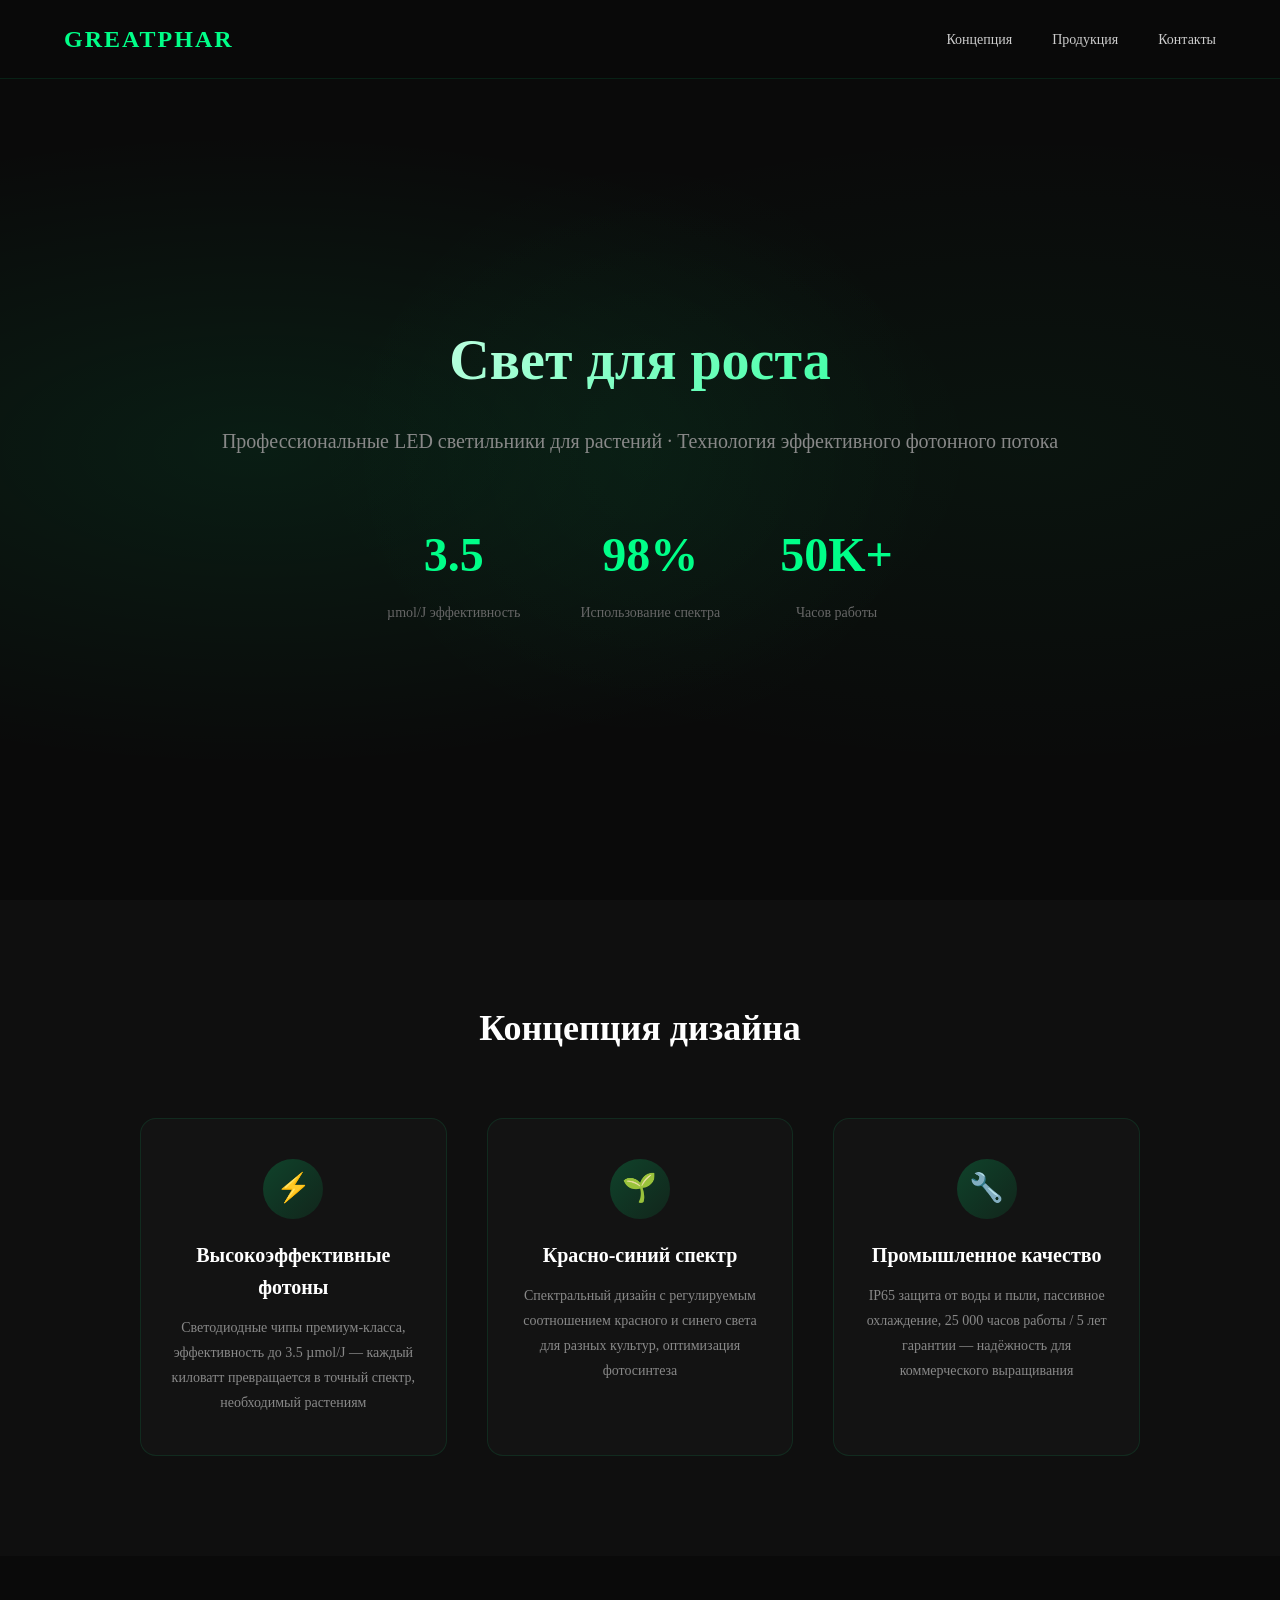
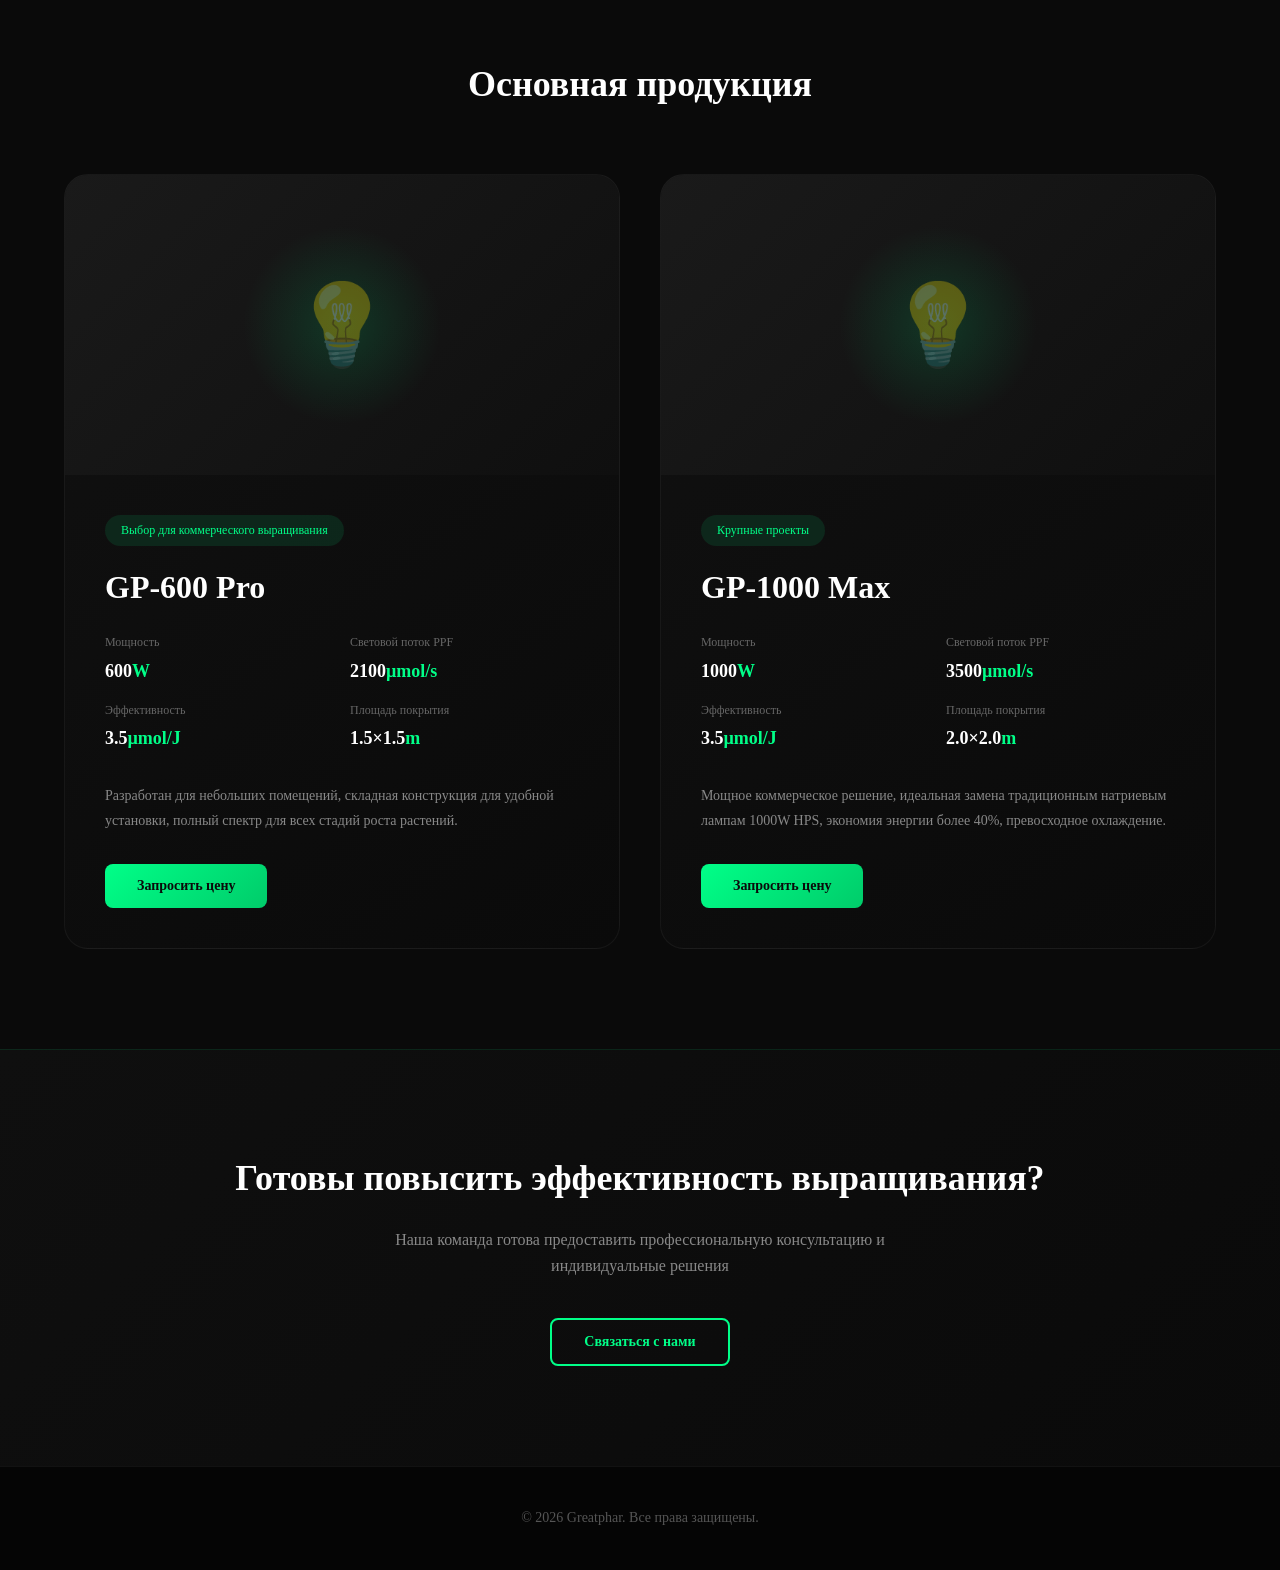
<file: greatphar-home.html>
<!DOCTYPE html>
<html lang="ru">
<head>
    <meta charset="UTF-8">
    <meta name="viewport" content="width=device-width, initial-scale=1.0">
    <title>Greatphar | Профессиональные LED светильники для растений</title>
    <style>
        * {
            margin: 0;
            padding: 0;
            box-sizing: border-box;
        }

        body {
            font-family: 'Times New Roman', Times, serif;
            background: #0a0a0a;
            color: #fff;
            line-height: 1.6;
        }

        /* 导航 */
        .navbar {
            position: fixed;
            top: 0;
            width: 100%;
            padding: 20px 5%;
            display: flex;
            justify-content: space-between;
            align-items: center;
            background: rgba(10, 10, 10, 0.95);
            backdrop-filter: blur(10px);
            z-index: 1000;
            border-bottom: 1px solid rgba(0, 255, 136, 0.1);
        }

        .logo {
            font-size: 24px;
            font-weight: 700;
            color: #00ff88;
            letter-spacing: 2px;
            font-family: 'Times New Roman', Times, serif;
        }

        .nav-links {
            display: flex;
            gap: 40px;
            list-style: none;
        }

        .nav-links a {
            color: #ccc;
            text-decoration: none;
            font-size: 14px;
            transition: color 0.3s;
            font-family: 'Times New Roman', Times, serif;
        }

        .nav-links a:hover {
            color: #00ff88;
        }

        /* Hero 区域 */
        .hero {
            min-height: 100vh;
            display: flex;
            align-items: center;
            justify-content: center;
            text-align: center;
            padding: 120px 5% 80px;
            background: 
                radial-gradient(ellipse at 20% 50%, rgba(0, 255, 136, 0.08) 0%, transparent 50%),
                radial-gradient(ellipse at 80% 50%, rgba(0, 200, 100, 0.05) 0%, transparent 50%),
                #0a0a0a;
            position: relative;
            overflow: hidden;
        }

        .hero::before {
            content: '';
            position: absolute;
            top: 50%;
            left: 50%;
            transform: translate(-50%, -50%);
            width: 600px;
            height: 600px;
            background: radial-gradient(circle, rgba(0, 255, 136, 0.03) 0%, transparent 70%);
            animation: pulse 4s ease-in-out infinite;
        }

        @keyframes pulse {
            0%, 100% { transform: translate(-50%, -50%) scale(1); opacity: 0.5; }
            50% { transform: translate(-50%, -50%) scale(1.1); opacity: 0.8; }
        }

        .hero-content {
            position: relative;
            z-index: 1;
            max-width: 900px;
        }

        .hero h1 {
            font-size: 56px;
            font-weight: 700;
            margin-bottom: 20px;
            background: linear-gradient(135deg, #fff 0%, #00ff88 100%);
            -webkit-background-clip: text;
            -webkit-text-fill-color: transparent;
            background-clip: text;
            font-family: 'Times New Roman', Times, serif;
        }

        .hero-subtitle {
            font-size: 20px;
            color: #888;
            margin-bottom: 40px;
            font-family: 'Times New Roman', Times, serif;
        }

        .hero-stats {
            display: flex;
            justify-content: center;
            gap: 60px;
            margin-top: 60px;
        }

        .stat-item {
            text-align: center;
        }

        .stat-number {
            font-size: 48px;
            font-weight: 700;
            color: #00ff88;
            font-family: 'Times New Roman', Times, serif;
        }

        .stat-label {
            font-size: 14px;
            color: #666;
            margin-top: 8px;
            font-family: 'Times New Roman', Times, serif;
        }

        /* 设计理念 */
        .philosophy {
            padding: 100px 5%;
            background: #0f0f0f;
        }

        .section-title {
            text-align: center;
            font-size: 36px;
            margin-bottom: 60px;
            color: #fff;
            font-family: 'Times New Roman', Times, serif;
        }

        .philosophy-content {
            max-width: 1000px;
            margin: 0 auto;
            display: grid;
            grid-template-columns: repeat(3, 1fr);
            gap: 40px;
        }

        .philosophy-item {
            text-align: center;
            padding: 40px 30px;
            background: rgba(255, 255, 255, 0.02);
            border: 1px solid rgba(0, 255, 136, 0.1);
            border-radius: 16px;
            transition: all 0.3s;
        }

        .philosophy-item:hover {
            border-color: rgba(0, 255, 136, 0.3);
            transform: translateY(-5px);
        }

        .philosophy-icon {
            width: 60px;
            height: 60px;
            margin: 0 auto 20px;
            background: linear-gradient(135deg, rgba(0, 255, 136, 0.2), rgba(0, 200, 100, 0.1));
            border-radius: 50%;
            display: flex;
            align-items: center;
            justify-content: center;
            font-size: 28px;
        }

        .philosophy-item h3 {
            font-size: 20px;
            margin-bottom: 12px;
            color: #fff;
            font-family: 'Times New Roman', Times, serif;
        }

        .philosophy-item p {
            font-size: 14px;
            color: #888;
            line-height: 1.8;
            font-family: 'Times New Roman', Times, serif;
        }

        /* 产品展示 */
        .products {
            padding: 100px 5%;
            background: #0a0a0a;
        }

        .products-grid {
            max-width: 1200px;
            margin: 0 auto;
            display: grid;
            grid-template-columns: repeat(2, 1fr);
            gap: 40px;
        }

        .product-card {
            background: linear-gradient(145deg, #111, #0a0a0a);
            border: 1px solid rgba(255, 255, 255, 0.05);
            border-radius: 24px;
            overflow: hidden;
            transition: all 0.3s;
        }

        .product-card:hover {
            border-color: rgba(0, 255, 136, 0.3);
            box-shadow: 0 20px 60px rgba(0, 255, 136, 0.1);
        }

        .product-image {
            height: 300px;
            background: linear-gradient(135deg, #1a1a1a, #0f0f0f);
            display: flex;
            align-items: center;
            justify-content: center;
            position: relative;
            overflow: hidden;
        }

        .product-image::before {
            content: '';
            position: absolute;
            width: 200px;
            height: 200px;
            background: radial-gradient(circle, rgba(0, 255, 136, 0.15) 0%, transparent 70%);
            animation: glow 3s ease-in-out infinite;
        }

        @keyframes glow {
            0%, 100% { opacity: 0.5; transform: scale(1); }
            50% { opacity: 0.8; transform: scale(1.1); }
        }

        .product-placeholder {
            font-size: 80px;
            color: #00ff88;
            opacity: 0.3;
            z-index: 1;
        }

        .product-info {
            padding: 40px;
        }

        .product-tag {
            display: inline-block;
            padding: 6px 16px;
            background: rgba(0, 255, 136, 0.1);
            color: #00ff88;
            font-size: 12px;
            border-radius: 20px;
            margin-bottom: 16px;
            font-family: 'Times New Roman', Times, serif;
        }

        .product-name {
            font-size: 32px;
            font-weight: 700;
            margin-bottom: 20px;
            color: #fff;
            font-family: 'Times New Roman', Times, serif;
        }

        .product-specs {
            display: grid;
            grid-template-columns: repeat(2, 1fr);
            gap: 16px;
            margin-bottom: 30px;
        }

        .spec-item {
            display: flex;
            flex-direction: column;
        }

        .spec-label {
            font-size: 12px;
            color: #666;
            margin-bottom: 4px;
            font-family: 'Times New Roman', Times, serif;
        }

        .spec-value {
            font-size: 18px;
            font-weight: 600;
            color: #fff;
            font-family: 'Times New Roman', Times, serif;
        }

        .spec-value span {
            color: #00ff88;
        }

        .product-desc {
            font-size: 14px;
            color: #888;
            margin-bottom: 30px;
            line-height: 1.8;
            font-family: 'Times New Roman', Times, serif;
        }

        .btn-primary {
            display: inline-block;
            padding: 14px 32px;
            background: linear-gradient(135deg, #00ff88, #00cc6a);
            color: #0a0a0a;
            font-size: 14px;
            font-weight: 600;
            text-decoration: none;
            border-radius: 8px;
            border: none;
            cursor: pointer;
            transition: all 0.3s;
            font-family: 'Times New Roman', Times, serif;
        }

        .btn-primary:hover {
            transform: translateY(-2px);
            box-shadow: 0 10px 30px rgba(0, 255, 136, 0.3);
        }

        /* CTA 区域 */
        .cta {
            padding: 100px 5%;
            background: linear-gradient(135deg, #0f0f0f, #0a0a0a);
            text-align: center;
            border-top: 1px solid rgba(0, 255, 136, 0.1);
        }

        .cta h2 {
            font-size: 36px;
            margin-bottom: 20px;
            color: #fff;
            font-family: 'Times New Roman', Times, serif;
        }

        .cta p {
            font-size: 16px;
            color: #888;
            margin-bottom: 40px;
            max-width: 500px;
            margin-left: auto;
            margin-right: auto;
            font-family: 'Times New Roman', Times, serif;
        }

        .btn-outline {
            display: inline-block;
            padding: 14px 32px;
            background: transparent;
            color: #00ff88;
            font-size: 14px;
            font-weight: 600;
            text-decoration: none;
            border: 2px solid #00ff88;
            border-radius: 8px;
            cursor: pointer;
            transition: all 0.3s;
            font-family: 'Times New Roman', Times, serif;
        }

        .btn-outline:hover {
            background: #00ff88;
            color: #0a0a0a;
        }

        /* 页脚 */
        .footer {
            padding: 40px 5%;
            background: #050505;
            text-align: center;
            border-top: 1px solid rgba(255, 255, 255, 0.05);
        }

        .footer p {
            font-size: 14px;
            color: #555;
            font-family: 'Times New Roman', Times, serif;
        }

        /* 响应式 */
        @media (max-width: 768px) {
            .hero h1 {
                font-size: 36px;
            }

            .hero-stats {
                flex-direction: column;
                gap: 30px;
            }

            .philosophy-content {
                grid-template-columns: 1fr;
            }

            .products-grid {
                grid-template-columns: 1fr;
            }

            .nav-links {
                display: none;
            }
        }
    </style>
</head>
<body>
    <!-- 导航 -->
    <nav class="navbar">
        <div class="logo">GREATPHAR</div>
        <ul class="nav-links">
            <li><a href="#philosophy">Концепция</a></li>
            <li><a href="#products">Продукция</a></li>
            <li><a href="#contact">Контакты</a></li>
        </ul>
    </nav>

    <!-- Hero 区域 -->
    <section class="hero">
        <div class="hero-content">
            <h1>Свет для роста</h1>
            <p class="hero-subtitle">Профессиональные LED светильники для растений · Технология эффективного фотонного потока</p>
            <div class="hero-stats">
                <div class="stat-item">
                    <div class="stat-number">3.5</div>
                    <div class="stat-label">µmol/J эффективность</div>
                </div>
                <div class="stat-item">
                    <div class="stat-number">98%</div>
                    <div class="stat-label">Использование спектра</div>
                </div>
                <div class="stat-item">
                    <div class="stat-number">50K+</div>
                    <div class="stat-label">Часов работы</div>
                </div>
            </div>
        </div>
    </section>

    <!-- 设计理念 -->
    <section class="philosophy" id="philosophy">
        <h2 class="section-title">Концепция дизайна</h2>
        <div class="philosophy-content">
            <div class="philosophy-item">
                <div class="philosophy-icon">⚡</div>
                <h3>Высокоэффективные фотоны</h3>
                <p>Светодиодные чипы премиум-класса, эффективность до 3.5 µmol/J — каждый киловатт превращается в точный спектр, необходимый растениям</p>
            </div>
            <div class="philosophy-item">
                <div class="philosophy-icon">🌱</div>
                <h3>Красно-синий спектр</h3>
                <p>Спектральный дизайн с регулируемым соотношением красного и синего света для разных культур, оптимизация фотосинтеза</p>
            </div>
            <div class="philosophy-item">
                <div class="philosophy-icon">🔧</div>
                <h3>Промышленное качество</h3>
                <p>IP65 защита от воды и пыли, пассивное охлаждение, 25 000 часов работы / 5 лет гарантии — надёжность для коммерческого выращивания</p>
            </div>
        </div>
    </section>

    <!-- 产品展示 -->
    <section class="products" id="products">
        <h2 class="section-title">Основная продукция</h2>
        <div class="products-grid">
            <!-- 600W 产品 -->
            <div class="product-card">
                <div class="product-image">
                    <div class="product-placeholder">💡</div>
                </div>
                <div class="product-info">
                    <span class="product-tag">Выбор для коммерческого выращивания</span>
                    <h3 class="product-name">GP-600 Pro</h3>
                    <div class="product-specs">
                        <div class="spec-item">
                            <span class="spec-label">Мощность</span>
                            <span class="spec-value">600<span>W</span></span>
                        </div>
                        <div class="spec-item">
                            <span class="spec-label">Световой поток PPF</span>
                            <span class="spec-value">2100<span>µmol/s</span></span>
                        </div>
                        <div class="spec-item">
                            <span class="spec-label">Эффективность</span>
                            <span class="spec-value">3.5<span>µmol/J</span></span>
                        </div>
                        <div class="spec-item">
                            <span class="spec-label">Площадь покрытия</span>
                            <span class="spec-value">1.5×1.5<span>m</span></span>
                        </div>
                    </div>
                    <p class="product-desc">Разработан для небольших помещений, складная конструкция для удобной установки, полный спектр для всех стадий роста растений.</p>
                    <button class="btn-primary" id="btn-600w">Запросить цену</button>
                </div>
            </div>

            <!-- 1000W 产品 -->
            <div class="product-card">
                <div class="product-image">
                    <div class="product-placeholder">💡</div>
                </div>
                <div class="product-info">
                    <span class="product-tag">Крупные проекты</span>
                    <h3 class="product-name">GP-1000 Max</h3>
                    <div class="product-specs">
                        <div class="spec-item">
                            <span class="spec-label">Мощность</span>
                            <span class="spec-value">1000<span>W</span></span>
                        </div>
                        <div class="spec-item">
                            <span class="spec-label">Световой поток PPF</span>
                            <span class="spec-value">3500<span>µmol/s</span></span>
                        </div>
                        <div class="spec-item">
                            <span class="spec-label">Эффективность</span>
                            <span class="spec-value">3.5<span>µmol/J</span></span>
                        </div>
                        <div class="spec-item">
                            <span class="spec-label">Площадь покрытия</span>
                            <span class="spec-value">2.0×2.0<span>m</span></span>
                        </div>
                    </div>
                    <p class="product-desc">Мощное коммерческое решение, идеальная замена традиционным натриевым лампам 1000W HPS, экономия энергии более 40%, превосходное охлаждение.</p>
                    <button class="btn-primary" id="btn-1000w">Запросить цену</button>
                </div>
            </div>
        </div>
    </section>

    <!-- CTA -->
    <section class="cta" id="contact">
        <h2>Готовы повысить эффективность выращивания?</h2>
        <p>Наша команда готова предоставить профессиональную консультацию и индивидуальные решения</p>
        <button class="btn-outline" id="btn-contact">Связаться с нами</button>
    </section>

    <!-- 页脚 -->
    <footer class="footer">
        <p>© 2026 Greatphar. Все права защищены.</p>
    </footer>

    <!-- Velo 交互逻辑 -->
    <script>
        // Velo 模式下的交互代码
        // 在 Wix Velo 中，这段代码会放在 $w.onReady 中

        document.addEventListener('DOMContentLoaded', function() {
            // 产品按钮点击事件
            const btn600w = document.getElementById('btn-600w');
            const btn1000w = document.getElementById('btn-1000w');
            const btnContact = document.getElementById('btn-contact');

            if (btn600w) {
                btn600w.addEventListener('click', function() {
                    // Velo 模式下使用: $w('#btn-600w').onClick(() => {...})
                    showInquiryForm('GP-600 Pro');
                });
            }

            if (btn1000w) {
                btn1000w.addEventListener('click', function() {
                    showInquiryForm('GP-1000 Max');
                });
            }

            if (btnContact) {
                btnContact.addEventListener('click', function() {
                    showInquiryForm('Общая консультация');
                });
            }

            // 平滑滚动
            document.querySelectorAll('a[href^="#"]').forEach(anchor => {
                anchor.addEventListener('click', function(e) {
                    e.preventDefault();
                    const target = document.querySelector(this.getAttribute('href'));
                    if (target) {
                        target.scrollIntoView({ behavior: 'smooth' });
                    }
                });
            });
        });

        // 显示询盘表单
        function showInquiryForm(productName) {
            // Velo 模式下可以使用 wix-window 打开弹窗或跳转页面
            // 例如: wixWindow.openLightbox("InquiryForm", {product: productName});
            alert('Продукт для запроса: ' + productName + '\n\nВ режиме Velo здесь откроется форма запроса');
        }
    </script>
</body>
</html>
</file>
